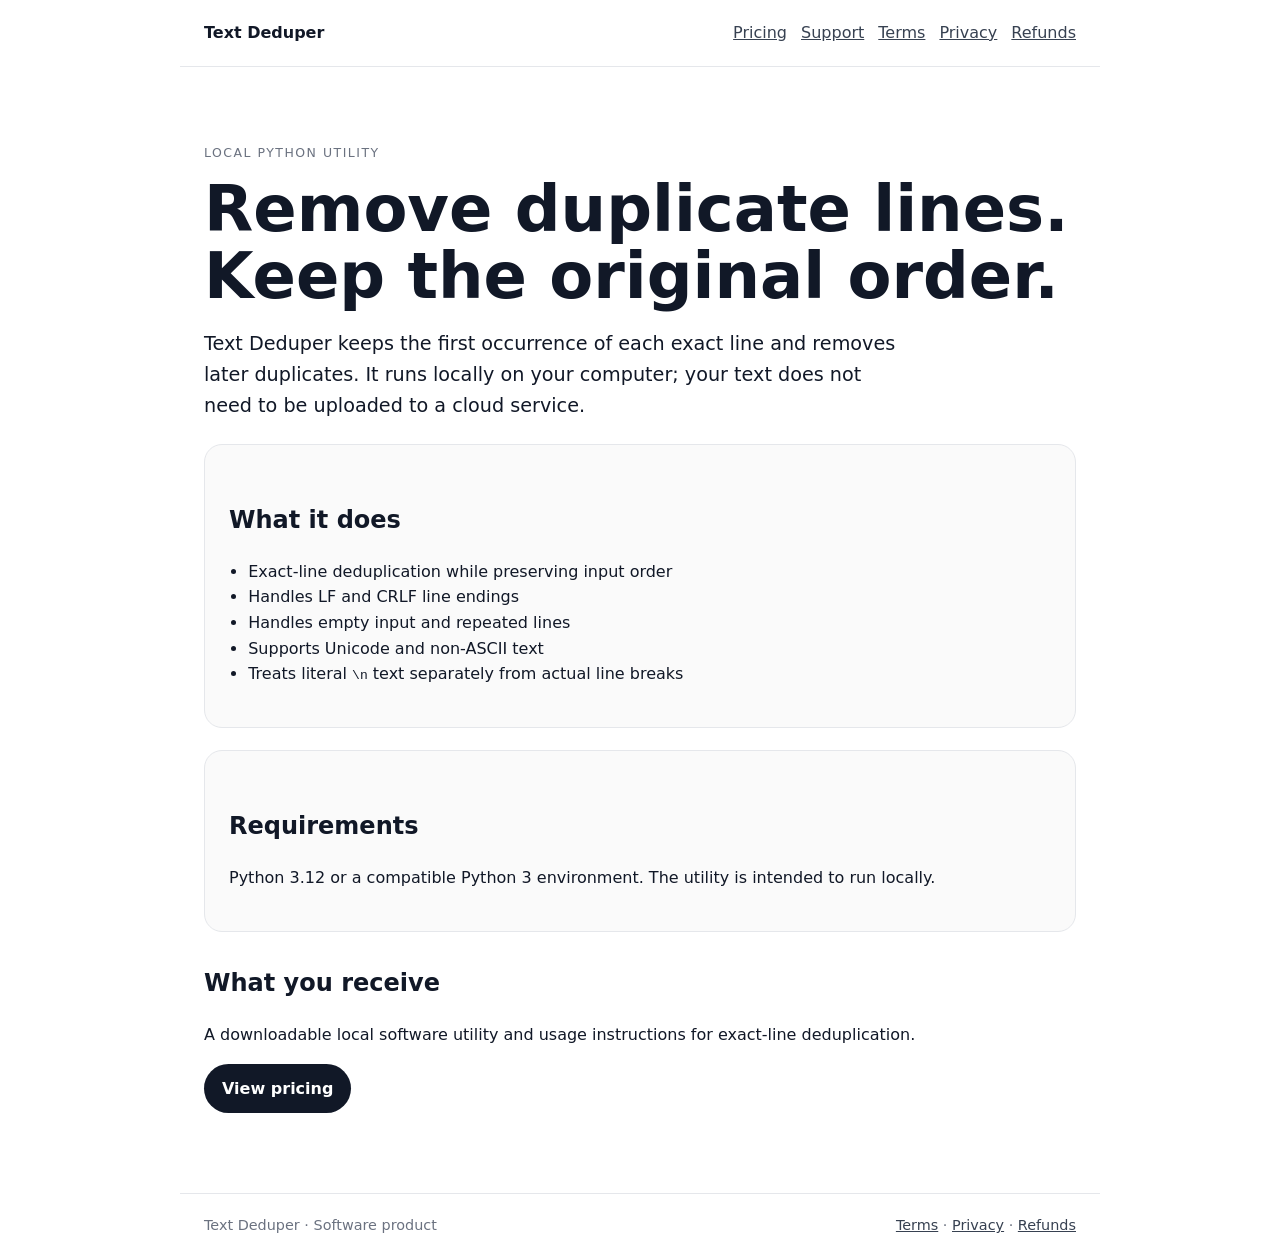
<file: index.html>
<!doctype html><html lang="en"><head><meta charset="utf-8"><meta name="viewport" content="width=device-width,initial-scale=1"><title>Text Deduper — Local exact-line deduplication</title><meta name="description" content="Text Deduper is a small local Python utility that removes duplicate text lines while preserving the first occurrence and original order."><link rel="stylesheet" href="style.css"></head><body><header><a href="index.html">Text Deduper</a><nav aria-label="Main"><a href="pricing.html">Pricing</a><a href="support.html">Support</a><a href="terms.html">Terms</a><a href="privacy.html">Privacy</a><a href="refund.html">Refunds</a></nav></header><main><p class="eyebrow">Local Python utility</p><h1>Remove duplicate lines. Keep the original order.</h1><p class="lead">Text Deduper keeps the first occurrence of each exact line and removes later duplicates. It runs locally on your computer; your text does not need to be uploaded to a cloud service.</p><div class="card"><h2>What it does</h2><ul><li>Exact-line deduplication while preserving input order</li><li>Handles LF and CRLF line endings</li><li>Handles empty input and repeated lines</li><li>Supports Unicode and non-ASCII text</li><li>Treats literal <code>\n</code> text separately from actual line breaks</li></ul></div><div class="card"><h2>Requirements</h2><p>Python 3.12 or a compatible Python 3 environment. The utility is intended to run locally.</p></div><h2>What you receive</h2><p>A downloadable local software utility and usage instructions for exact-line deduplication.</p><p><a class="button" href="pricing.html">View pricing</a></p></main><footer><span>Text Deduper · Software product</span><span><a href="terms.html">Terms</a> · <a href="privacy.html">Privacy</a> · <a href="refund.html">Refunds</a></span></footer></body></html>
</file>
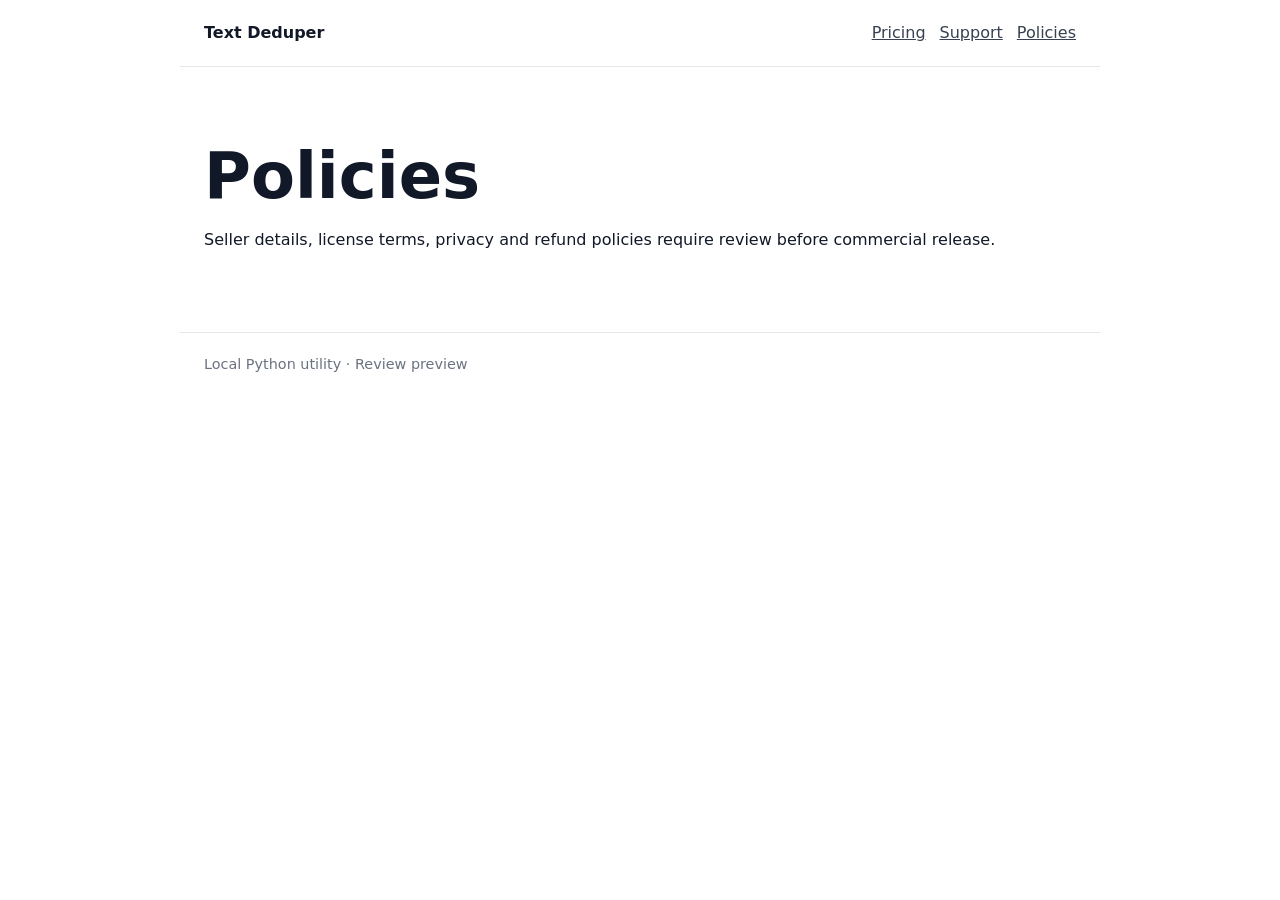
<file: policies.html>
<!doctype html><html lang="en"><head><meta charset="utf-8"><meta name="viewport" content="width=device-width,initial-scale=1"><title>Policies</title><link rel="stylesheet" href="style.css"></head><body><header><a href="index.html">Text Deduper</a><nav aria-label="Main"><a href="pricing.html">Pricing</a><a href="support.html">Support</a><a href="policies.html">Policies</a></nav></header><main><h1>Policies</h1><p>Seller details, license terms, privacy and refund policies require review before commercial release.</p></main><footer>Local Python utility · Review preview</footer></body></html>
</file>
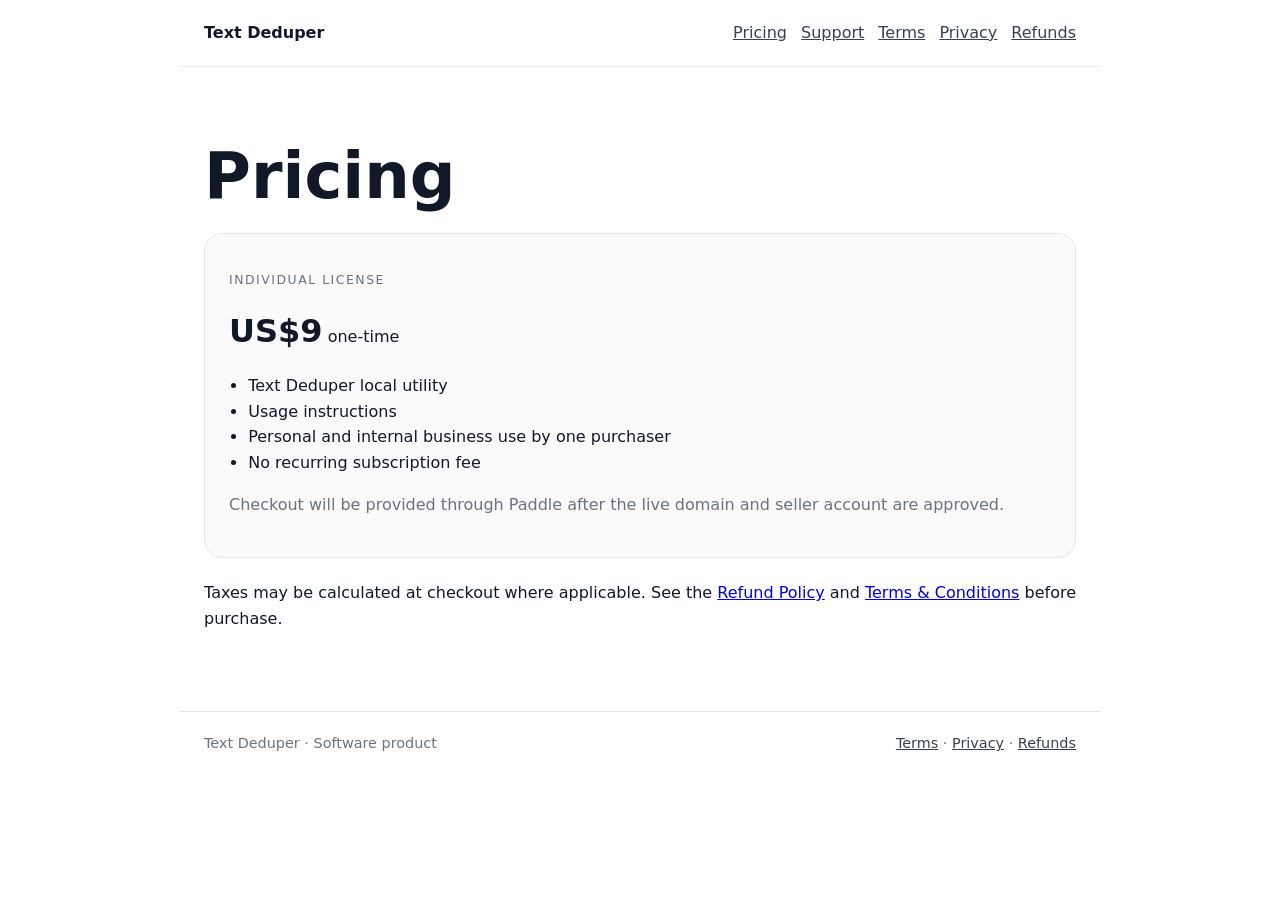
<file: pricing.html>
<!doctype html><html lang="en"><head><meta charset="utf-8"><meta name="viewport" content="width=device-width,initial-scale=1"><title>Pricing — Text Deduper</title><link rel="stylesheet" href="style.css"></head><body><header><a href="index.html">Text Deduper</a><nav aria-label="Main"><a href="pricing.html">Pricing</a><a href="support.html">Support</a><a href="terms.html">Terms</a><a href="privacy.html">Privacy</a><a href="refund.html">Refunds</a></nav></header><main><h1>Pricing</h1><div class="price"><p class="eyebrow">Individual license</p><p><strong>US$9</strong> one-time</p><ul><li>Text Deduper local utility</li><li>Usage instructions</li><li>Personal and internal business use by one purchaser</li><li>No recurring subscription fee</li></ul><p class="muted">Checkout will be provided through Paddle after the live domain and seller account are approved.</p></div><p>Taxes may be calculated at checkout where applicable. See the <a href="refund.html">Refund Policy</a> and <a href="terms.html">Terms &amp; Conditions</a> before purchase.</p></main><footer><span>Text Deduper · Software product</span><span><a href="terms.html">Terms</a> · <a href="privacy.html">Privacy</a> · <a href="refund.html">Refunds</a></span></footer></body></html>
</file>
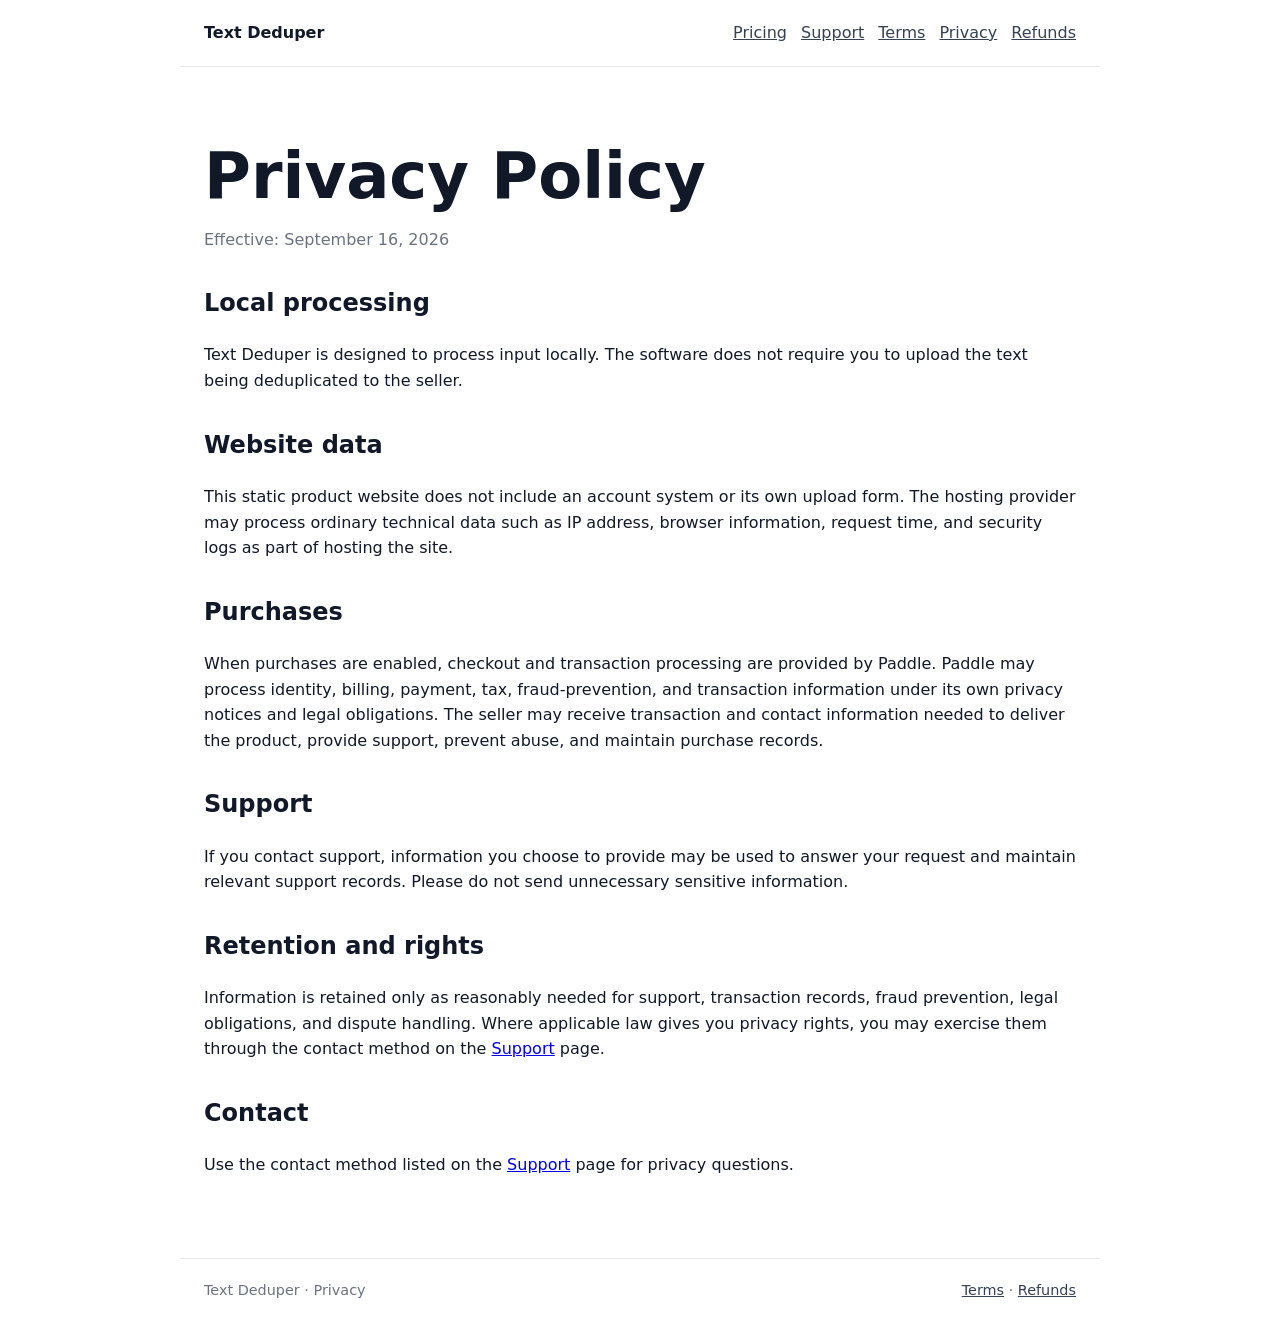
<file: privacy.html>
<!doctype html><html lang="en"><head><meta charset="utf-8"><meta name="viewport" content="width=device-width,initial-scale=1"><title>Privacy Policy — Text Deduper</title><link rel="stylesheet" href="style.css"></head><body><header><a href="index.html">Text Deduper</a><nav aria-label="Main"><a href="pricing.html">Pricing</a><a href="support.html">Support</a><a href="terms.html">Terms</a><a href="privacy.html">Privacy</a><a href="refund.html">Refunds</a></nav></header><main><h1>Privacy Policy</h1><p class="muted">Effective: September 16, 2026</p><h2>Local processing</h2><p>Text Deduper is designed to process input locally. The software does not require you to upload the text being deduplicated to the seller.</p><h2>Website data</h2><p>This static product website does not include an account system or its own upload form. The hosting provider may process ordinary technical data such as IP address, browser information, request time, and security logs as part of hosting the site.</p><h2>Purchases</h2><p>When purchases are enabled, checkout and transaction processing are provided by Paddle. Paddle may process identity, billing, payment, tax, fraud-prevention, and transaction information under its own privacy notices and legal obligations. The seller may receive transaction and contact information needed to deliver the product, provide support, prevent abuse, and maintain purchase records.</p><h2>Support</h2><p>If you contact support, information you choose to provide may be used to answer your request and maintain relevant support records. Please do not send unnecessary sensitive information.</p><h2>Retention and rights</h2><p>Information is retained only as reasonably needed for support, transaction records, fraud prevention, legal obligations, and dispute handling. Where applicable law gives you privacy rights, you may exercise them through the contact method on the <a href="support.html">Support</a> page.</p><h2>Contact</h2><p>Use the contact method listed on the <a href="support.html">Support</a> page for privacy questions.</p></main><footer><span>Text Deduper · Privacy</span><span><a href="terms.html">Terms</a> · <a href="refund.html">Refunds</a></span></footer></body></html>
</file>
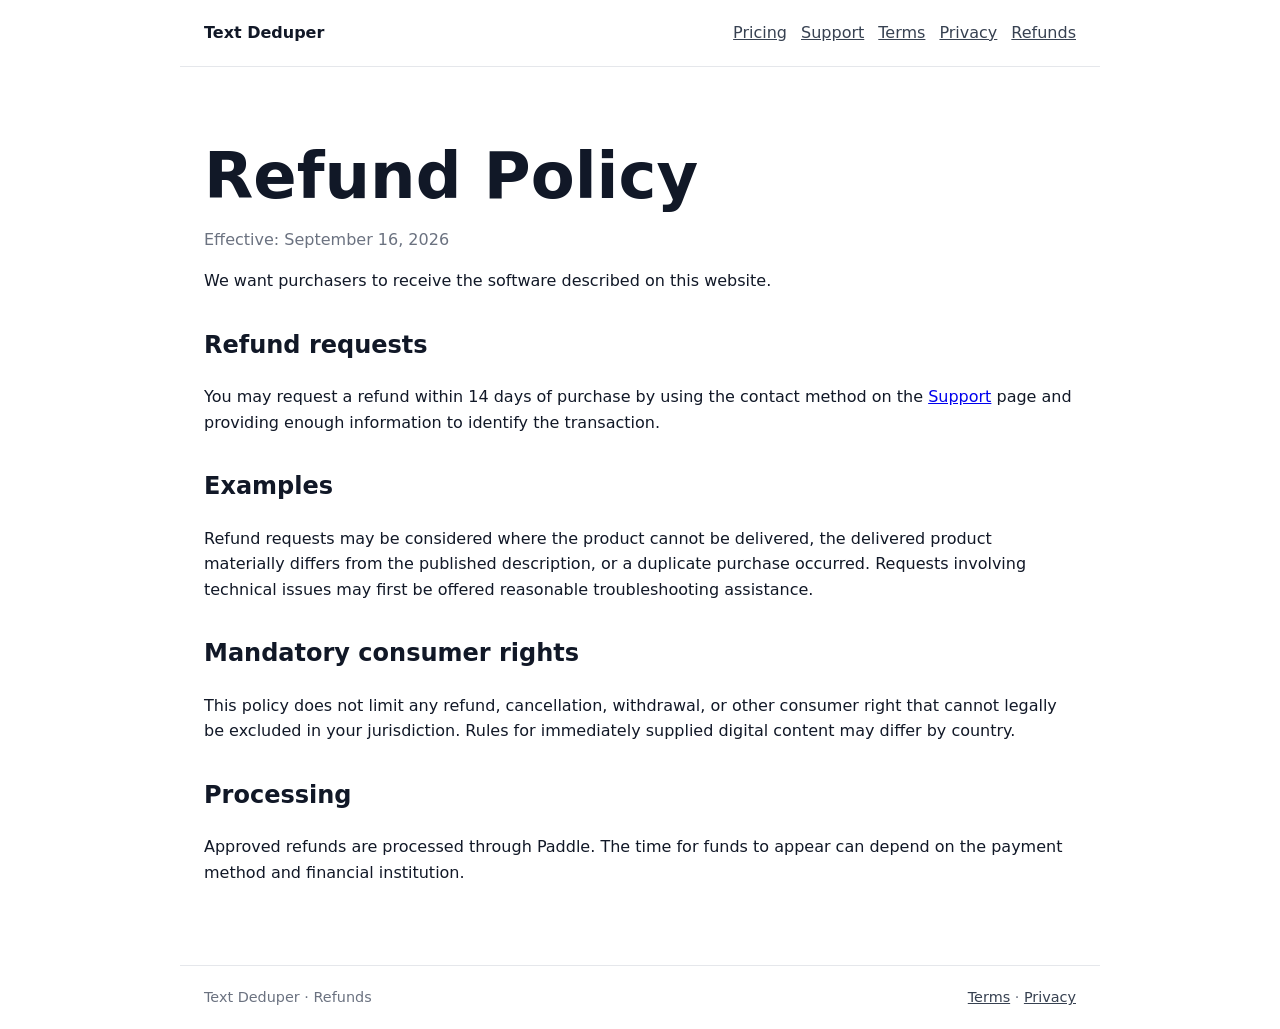
<file: refund.html>
<!doctype html><html lang="en"><head><meta charset="utf-8"><meta name="viewport" content="width=device-width,initial-scale=1"><title>Refund Policy — Text Deduper</title><link rel="stylesheet" href="style.css"></head><body><header><a href="index.html">Text Deduper</a><nav aria-label="Main"><a href="pricing.html">Pricing</a><a href="support.html">Support</a><a href="terms.html">Terms</a><a href="privacy.html">Privacy</a><a href="refund.html">Refunds</a></nav></header><main><h1>Refund Policy</h1><p class="muted">Effective: September 16, 2026</p><p>We want purchasers to receive the software described on this website.</p><h2>Refund requests</h2><p>You may request a refund within 14 days of purchase by using the contact method on the <a href="support.html">Support</a> page and providing enough information to identify the transaction.</p><h2>Examples</h2><p>Refund requests may be considered where the product cannot be delivered, the delivered product materially differs from the published description, or a duplicate purchase occurred. Requests involving technical issues may first be offered reasonable troubleshooting assistance.</p><h2>Mandatory consumer rights</h2><p>This policy does not limit any refund, cancellation, withdrawal, or other consumer right that cannot legally be excluded in your jurisdiction. Rules for immediately supplied digital content may differ by country.</p><h2>Processing</h2><p>Approved refunds are processed through Paddle. The time for funds to appear can depend on the payment method and financial institution.</p></main><footer><span>Text Deduper · Refunds</span><span><a href="terms.html">Terms</a> · <a href="privacy.html">Privacy</a></span></footer></body></html>
</file>
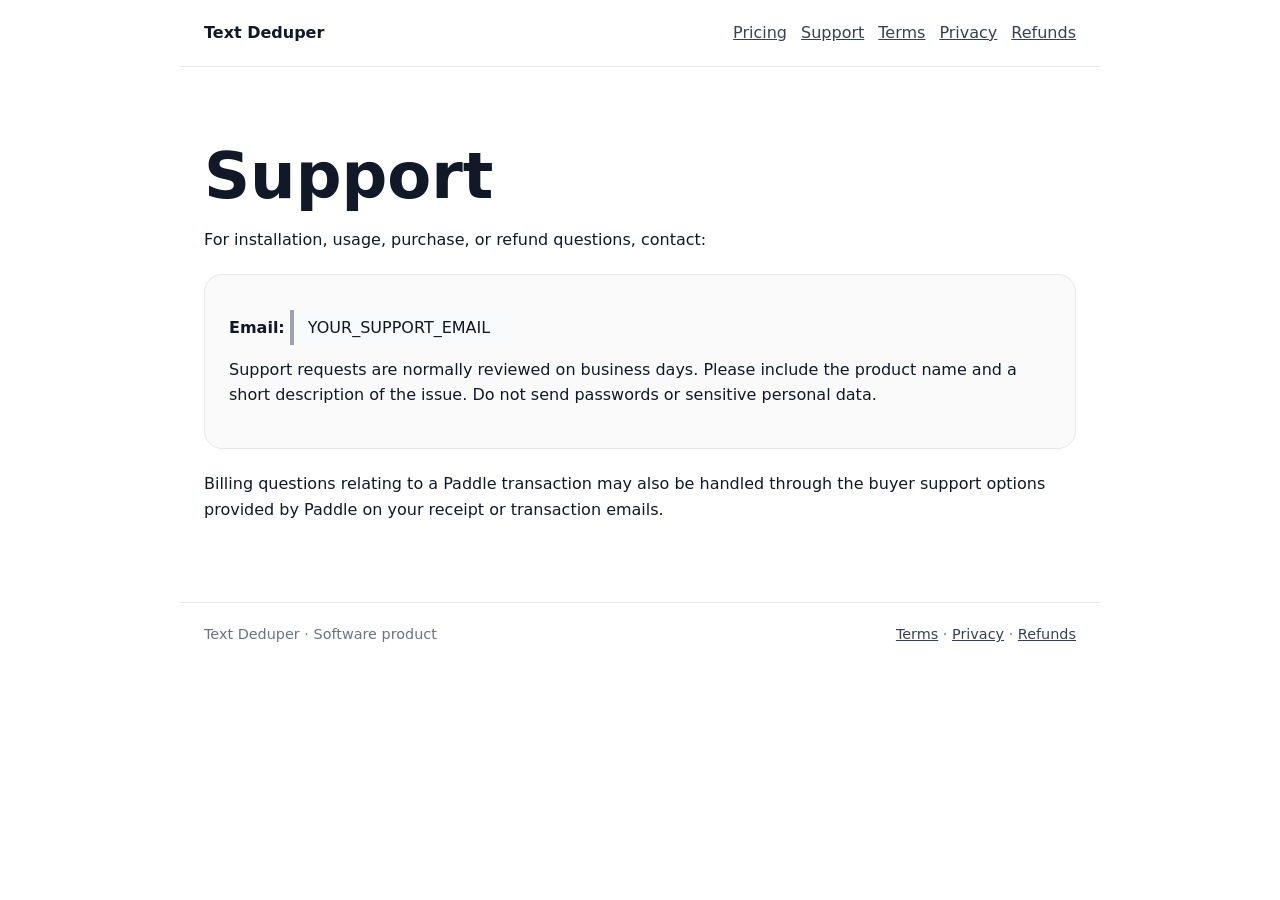
<file: support.html>
<!doctype html><html lang="en"><head><meta charset="utf-8"><meta name="viewport" content="width=device-width,initial-scale=1"><title>Support — Text Deduper</title><link rel="stylesheet" href="style.css"></head><body><header><a href="index.html">Text Deduper</a><nav aria-label="Main"><a href="pricing.html">Pricing</a><a href="support.html">Support</a><a href="terms.html">Terms</a><a href="privacy.html">Privacy</a><a href="refund.html">Refunds</a></nav></header><main><h1>Support</h1><p>For installation, usage, purchase, or refund questions, contact:</p><div class="card"><p><strong>Email:</strong> <span class="notice">YOUR_SUPPORT_EMAIL</span></p><p>Support requests are normally reviewed on business days. Please include the product name and a short description of the issue. Do not send passwords or sensitive personal data.</p></div><p>Billing questions relating to a Paddle transaction may also be handled through the buyer support options provided by Paddle on your receipt or transaction emails.</p></main><footer><span>Text Deduper · Software product</span><span><a href="terms.html">Terms</a> · <a href="privacy.html">Privacy</a> · <a href="refund.html">Refunds</a></span></footer></body></html>
</file>
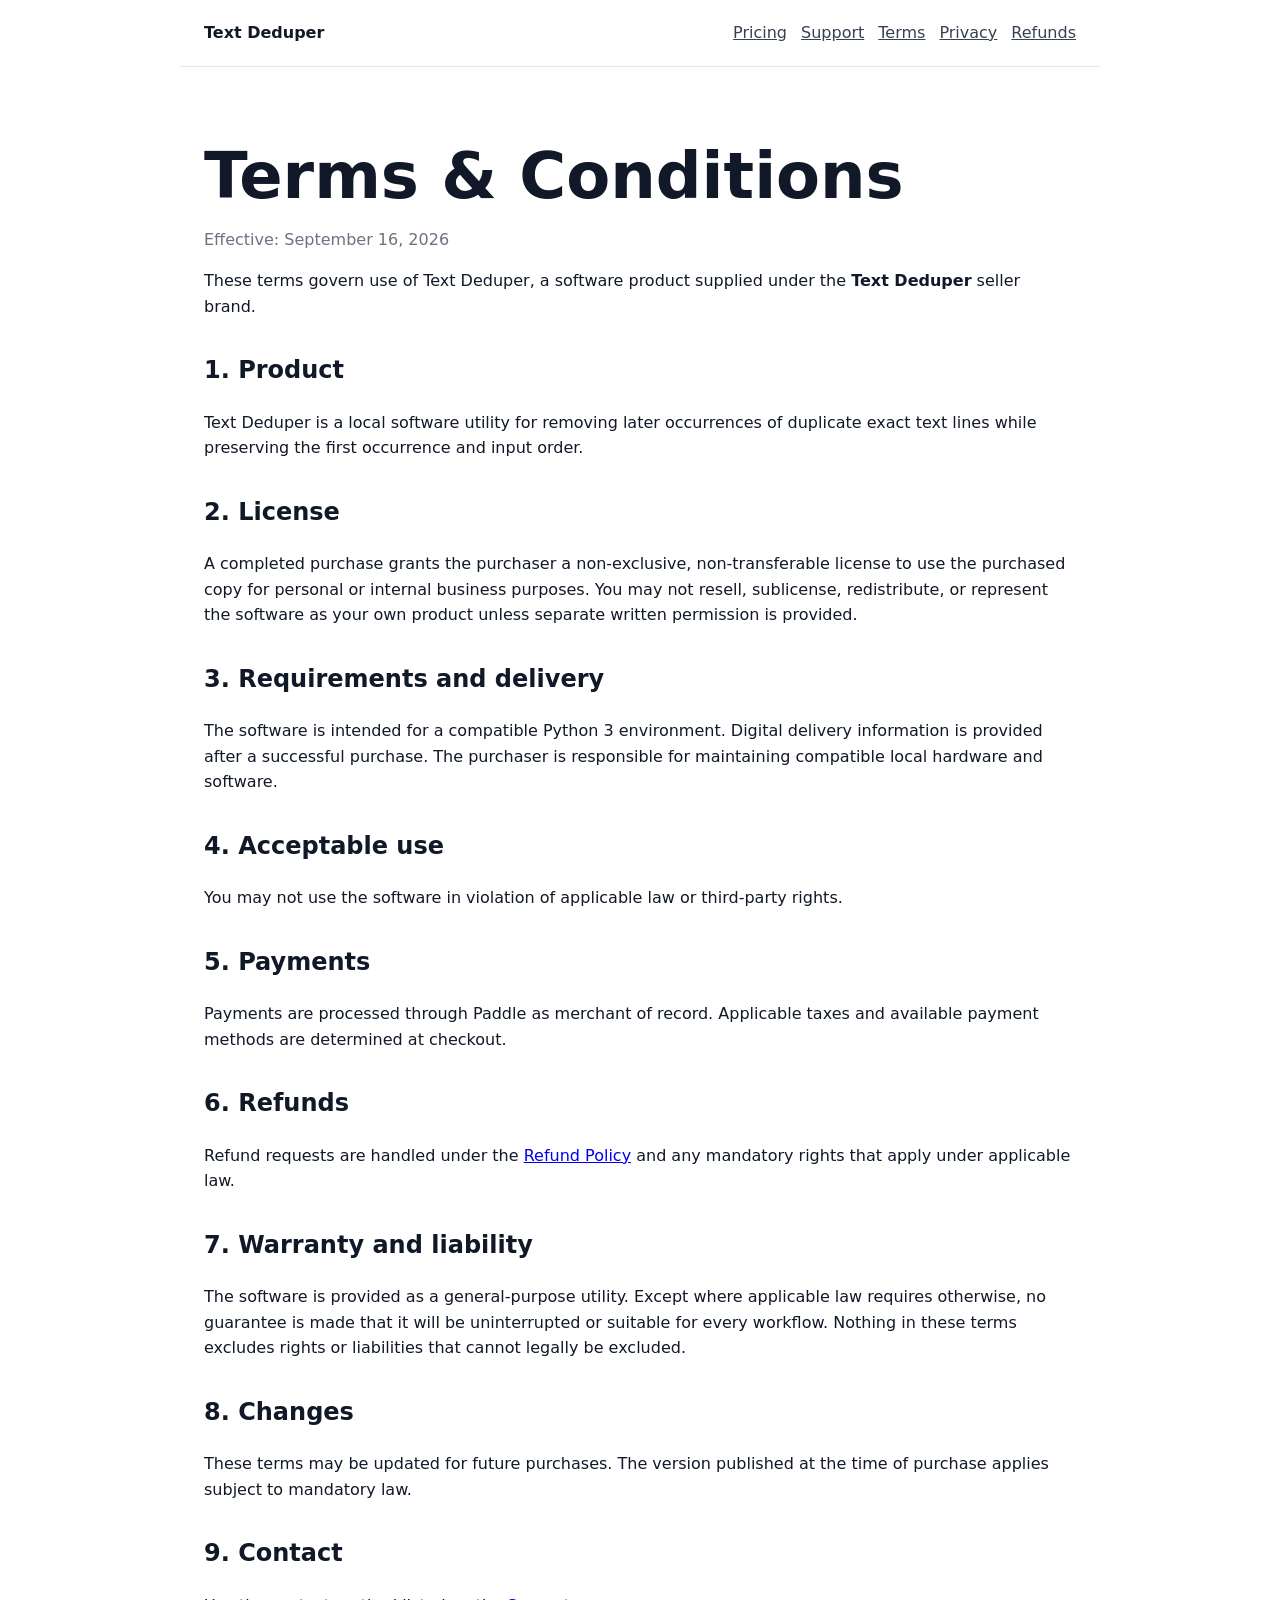
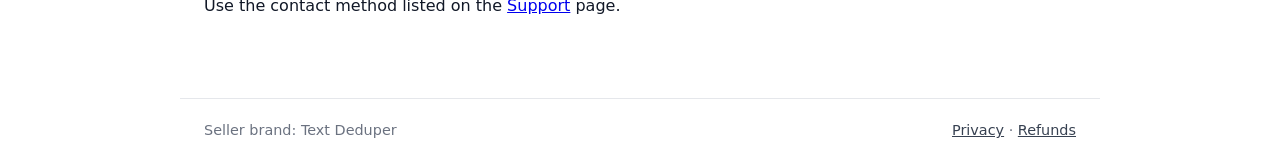
<file: terms.html>
<!doctype html><html lang="en"><head><meta charset="utf-8"><meta name="viewport" content="width=device-width,initial-scale=1"><title>Terms &amp; Conditions — Text Deduper</title><link rel="stylesheet" href="style.css"></head><body><header><a href="index.html">Text Deduper</a><nav aria-label="Main"><a href="pricing.html">Pricing</a><a href="support.html">Support</a><a href="terms.html">Terms</a><a href="privacy.html">Privacy</a><a href="refund.html">Refunds</a></nav></header><main><h1>Terms &amp; Conditions</h1><p class="muted">Effective: September 16, 2026</p><p>These terms govern use of Text Deduper, a software product supplied under the <strong>Text Deduper</strong> seller brand.</p><h2>1. Product</h2><p>Text Deduper is a local software utility for removing later occurrences of duplicate exact text lines while preserving the first occurrence and input order.</p><h2>2. License</h2><p>A completed purchase grants the purchaser a non-exclusive, non-transferable license to use the purchased copy for personal or internal business purposes. You may not resell, sublicense, redistribute, or represent the software as your own product unless separate written permission is provided.</p><h2>3. Requirements and delivery</h2><p>The software is intended for a compatible Python 3 environment. Digital delivery information is provided after a successful purchase. The purchaser is responsible for maintaining compatible local hardware and software.</p><h2>4. Acceptable use</h2><p>You may not use the software in violation of applicable law or third-party rights.</p><h2>5. Payments</h2><p>Payments are processed through Paddle as merchant of record. Applicable taxes and available payment methods are determined at checkout.</p><h2>6. Refunds</h2><p>Refund requests are handled under the <a href="refund.html">Refund Policy</a> and any mandatory rights that apply under applicable law.</p><h2>7. Warranty and liability</h2><p>The software is provided as a general-purpose utility. Except where applicable law requires otherwise, no guarantee is made that it will be uninterrupted or suitable for every workflow. Nothing in these terms excludes rights or liabilities that cannot legally be excluded.</p><h2>8. Changes</h2><p>These terms may be updated for future purchases. The version published at the time of purchase applies subject to mandatory law.</p><h2>9. Contact</h2><p>Use the contact method listed on the <a href="support.html">Support</a> page.</p></main><footer><span>Seller brand: Text Deduper</span><span><a href="privacy.html">Privacy</a> · <a href="refund.html">Refunds</a></span></footer></body></html>
</file>
<file: style.css>
:root{font-family:Inter,ui-sans-serif,system-ui,-apple-system,BlinkMacSystemFont,"Segoe UI",sans-serif;color:#111827;background:#fff;line-height:1.6}*{box-sizing:border-box}body{margin:0}header,main,footer{max-width:920px;margin:auto;padding:20px 24px}header{display:flex;justify-content:space-between;gap:18px;align-items:center;border-bottom:1px solid #e5e7eb}header>a{font-weight:750;color:#111827;text-decoration:none}nav{display:flex;gap:14px;flex-wrap:wrap}nav a,footer a{color:#374151}main{padding-top:64px;padding-bottom:64px}h1{font-size:clamp(2rem,6vw,4rem);line-height:1.05;margin:.2em 0}h2{margin-top:2rem}.eyebrow{text-transform:uppercase;letter-spacing:.12em;font-size:.78rem;color:#6b7280}.lead{font-size:1.2rem;max-width:700px}.card,.price{border:1px solid #e5e7eb;border-radius:18px;padding:24px;margin:22px 0;background:#fafafa}.price strong{font-size:2rem}.button{display:inline-block;padding:12px 18px;border-radius:999px;background:#111827;color:#fff;text-decoration:none;font-weight:700}.muted{color:#6b7280}.notice{border-left:4px solid #9ca3af;padding:8px 14px;background:#f9fafb}footer{border-top:1px solid #e5e7eb;color:#6b7280;font-size:.9rem;display:flex;justify-content:space-between;gap:16px;flex-wrap:wrap}ul{padding-left:1.2rem}@media(max-width:720px){header{align-items:flex-start;flex-direction:column}main{padding-top:40px}}
</file>
